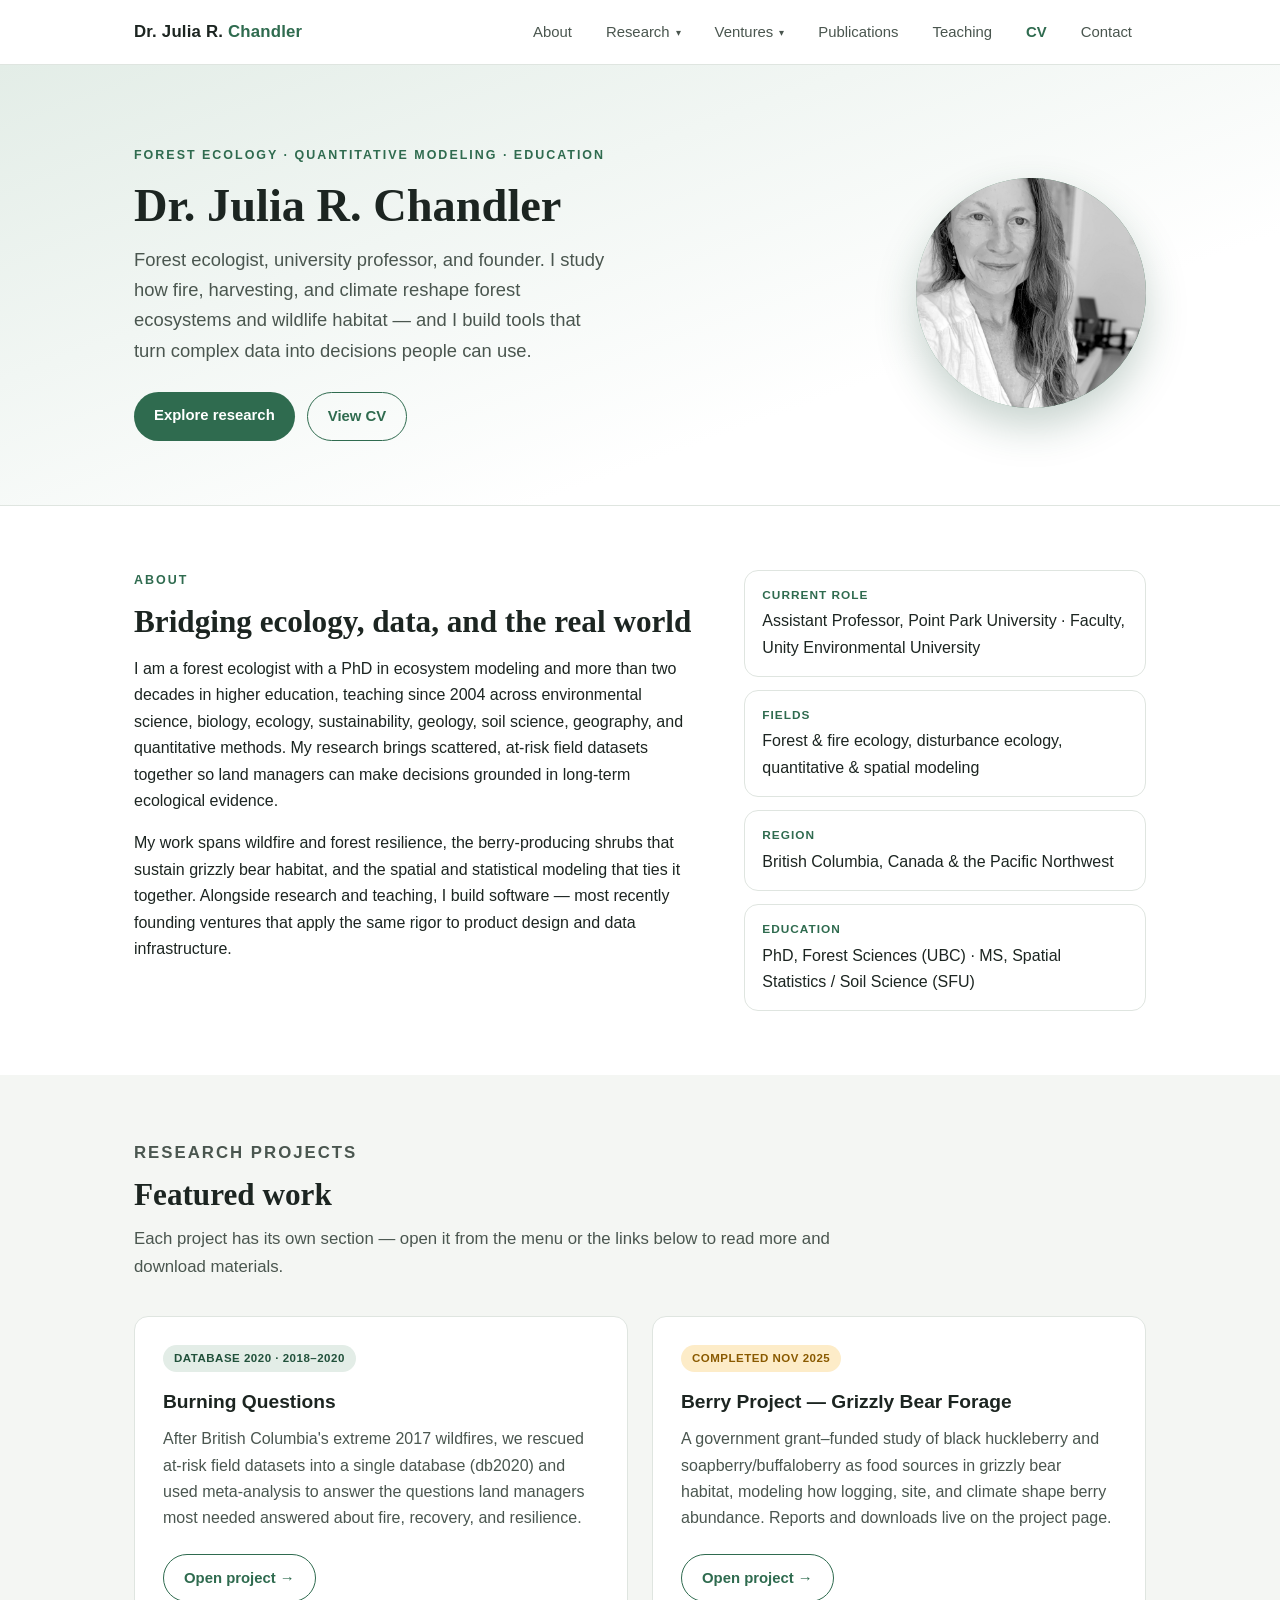
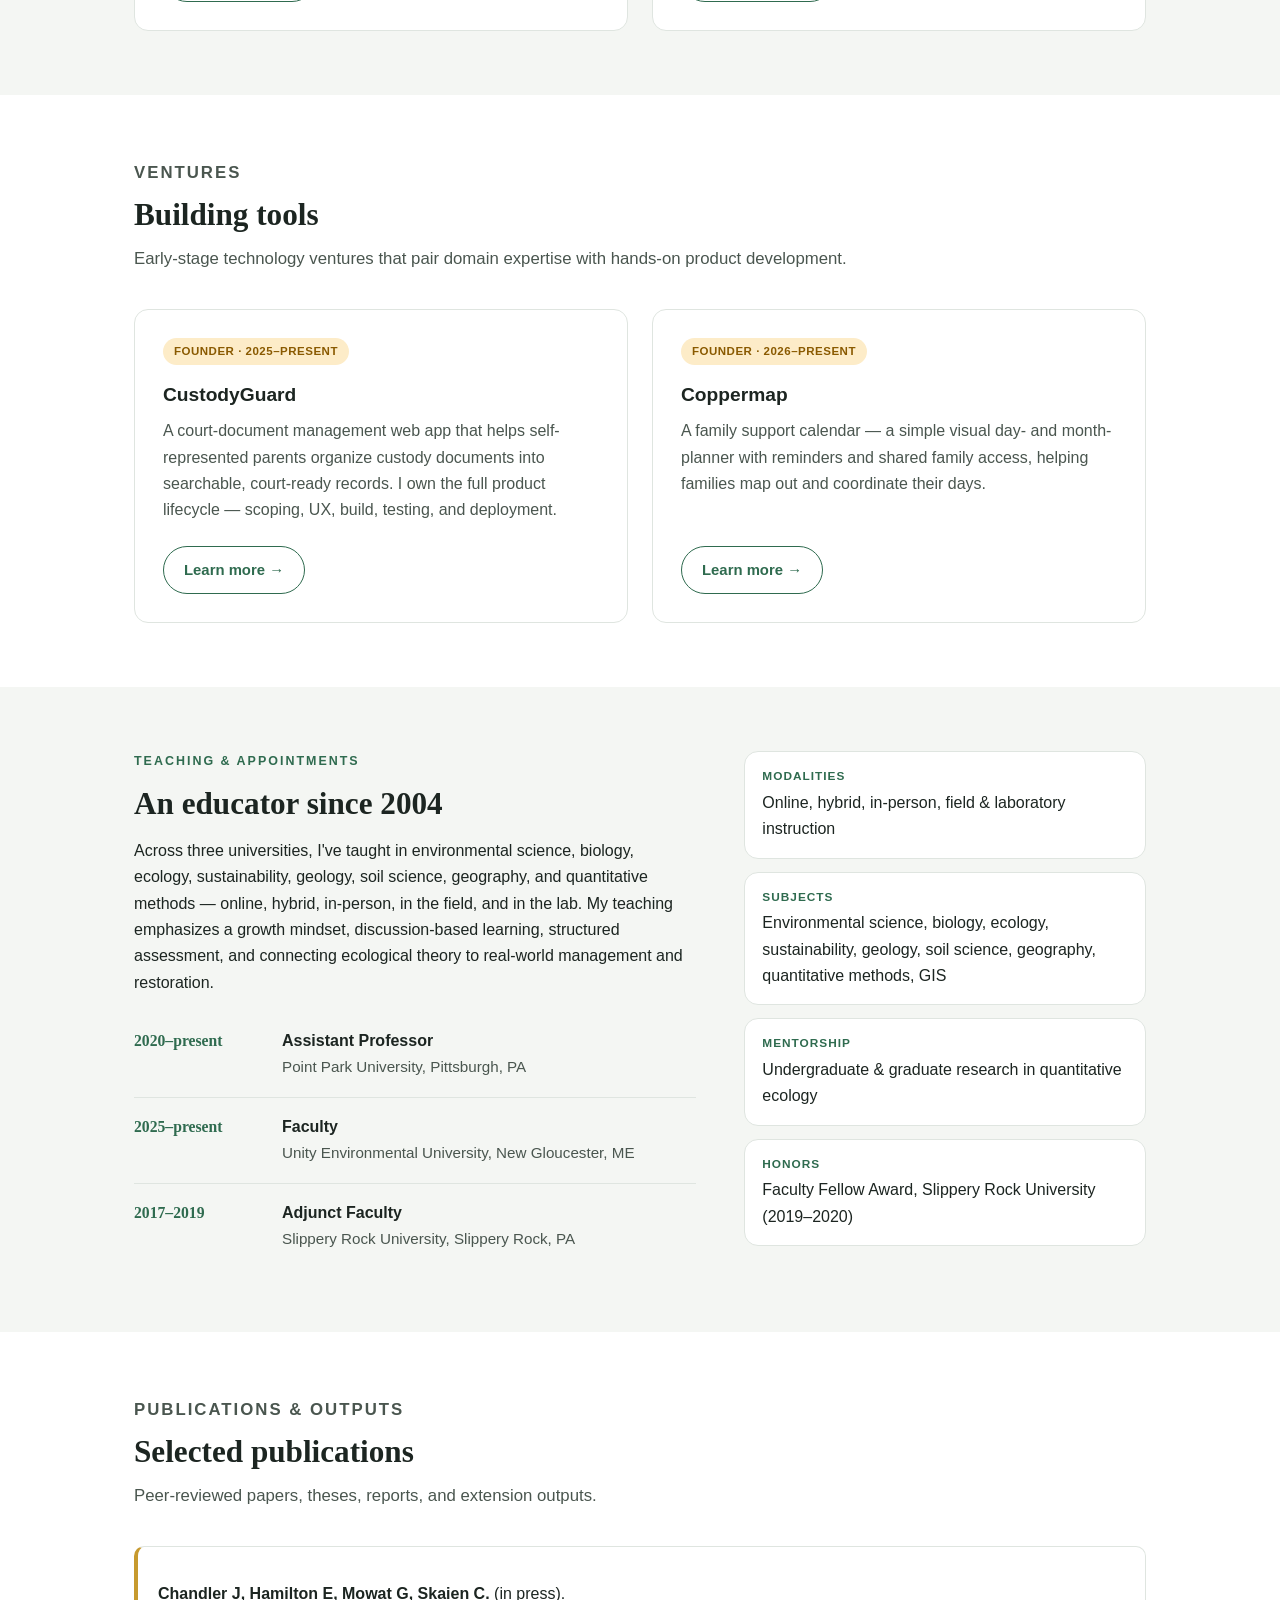
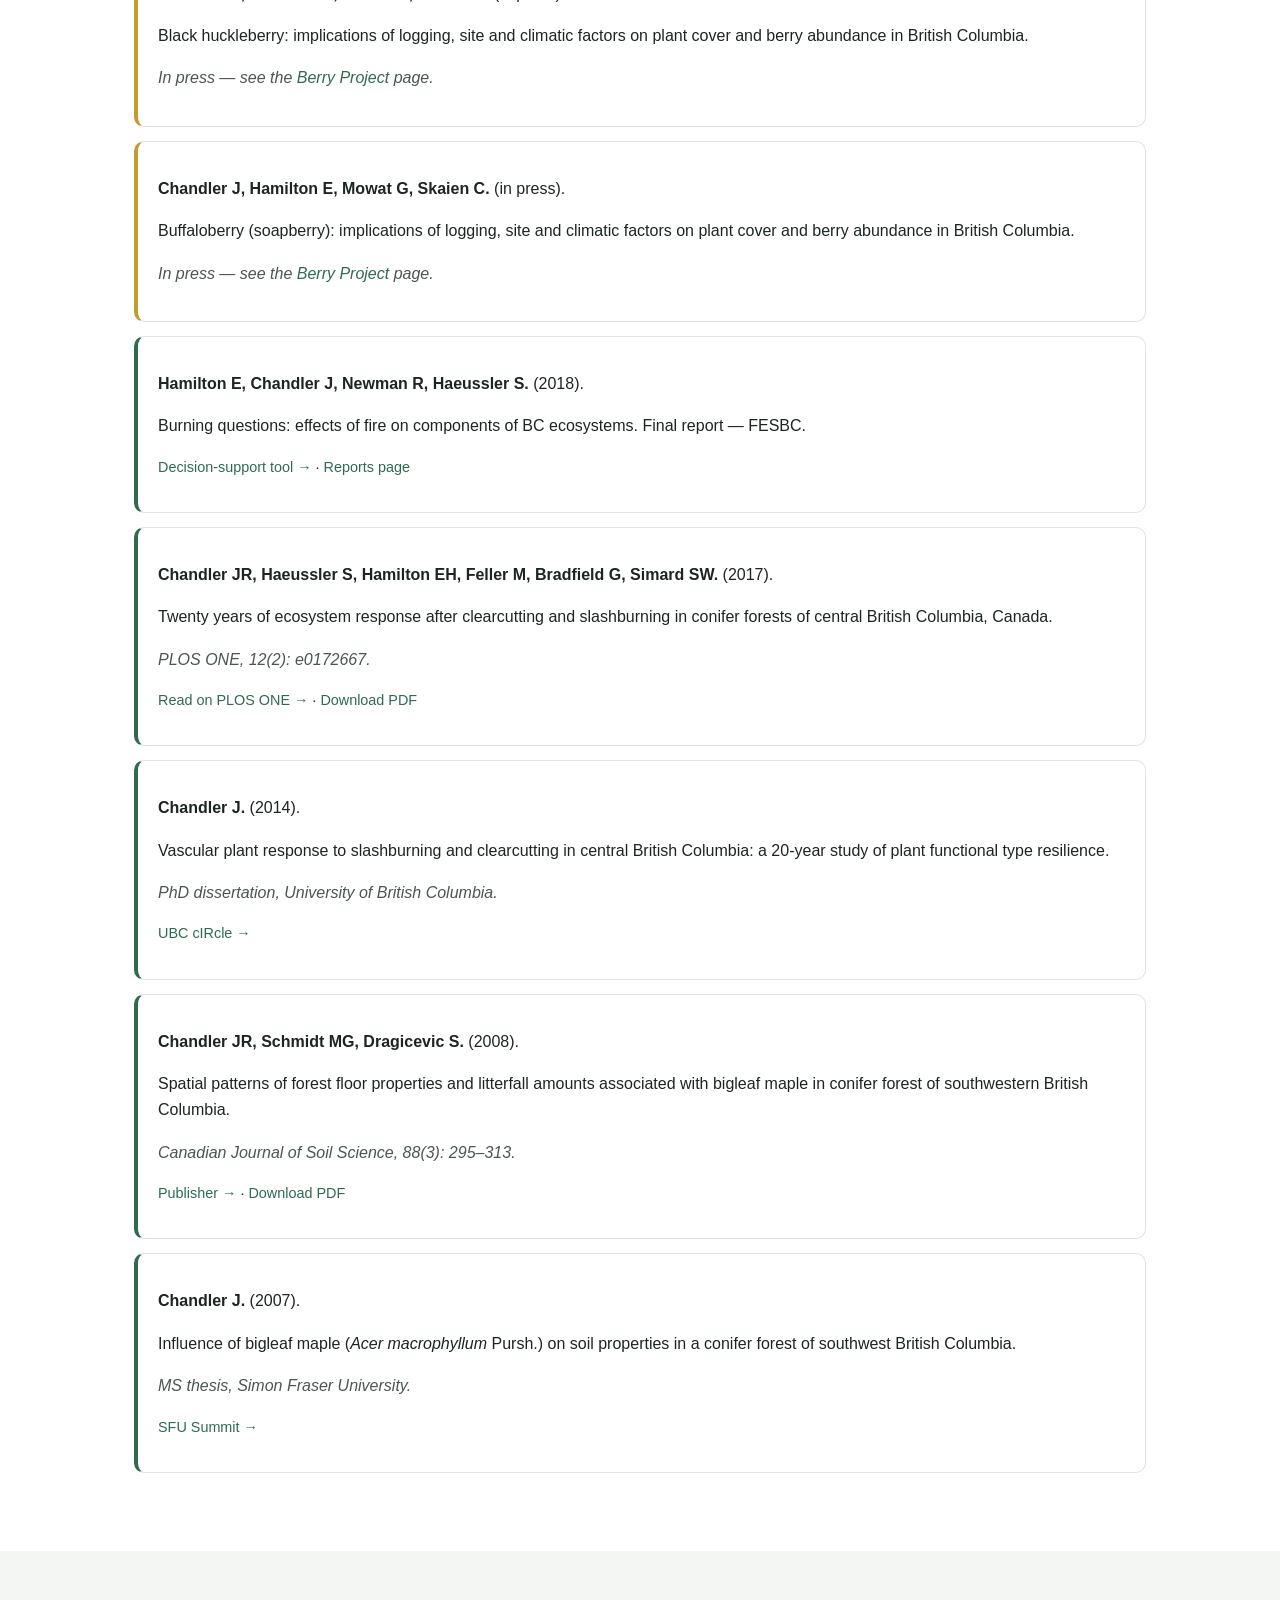
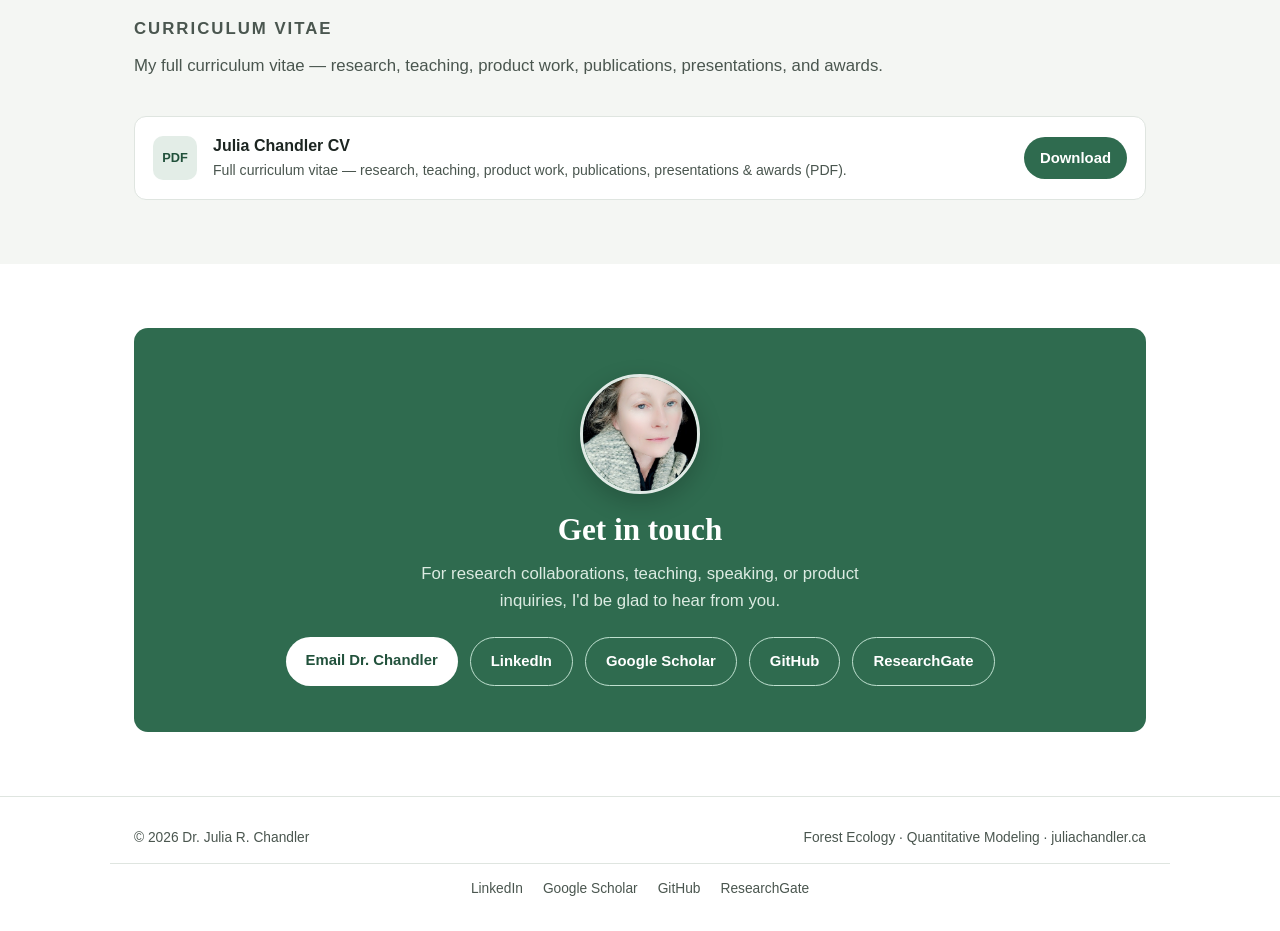
<file: index.html>
<!DOCTYPE html>
<html lang="en">
<head>
<meta charset="UTF-8" />
<meta name="viewport" content="width=device-width, initial-scale=1.0" />
<title>Dr. Julia R. Chandler — Forest Ecologist & Educator</title>
<meta name="description" content="Dr. Julia R. Chandler — forest ecologist, Assistant Professor, and founder. Research on fire and forest resilience, grizzly bear forage, publications, and ventures." />
<link rel="stylesheet" href="style.css" />
<!-- LANDING PAGE for juliachandler.ca. Edit text directly. Spots needing
     your input are marked with the word EDIT in comments through the file.
     The navigation menu is repeated on every page; if you rename a menu
     item, update it on the other pages too. -->
</head>
<body>

<!-- ===== NAV ===== -->
<header class="nav">
  <div class="wrap nav-inner">
    <a class="brand" href="index.html">Dr. Julia R. <span>Chandler</span></a>
    <button class="menu-btn" aria-label="Menu" onclick="document.getElementById('menu').classList.toggle('open')">&#9776;</button>
    <ul class="menu" id="menu">
      <li><a href="#about">About</a></li>
      <li class="has-drop"><span tabindex="0">Research</span>
        <ul class="dropdown">
          <li><a href="https://db2020.ca" target="_blank" rel="noopener">Burning Questions<small>Fire &amp; forest resilience (DB2020)</small></a></li>
          <li><a href="berry-project/index.html">Berry Project<small>Grizzly bear forage &middot; downloads</small></a></li>
        </ul>
      </li>
      <li class="has-drop"><span tabindex="0">Ventures</span>
        <ul class="dropdown">
          <li><a href="ventures/custodyguard.html">CustodyGuard<small>Family-law document tool</small></a></li>
          <li><a href="ventures/venture-two.html">Coppermap<small>Family support calendar</small></a></li>
        </ul>
      </li>
      <li><a href="#publications">Publications</a></li>
      <li><a href="#teaching">Teaching</a></li>
      <li><a class="cv-link" href="#cv">CV</a></li>
      <li><a href="#contact">Contact</a></li>
    </ul>
  </div>
</header>

<!-- ===== HERO ===== -->
<section class="hero">
  <div class="wrap hero-grid">
    <div>
      <p class="eyebrow">Forest Ecology &middot; Quantitative Modeling &middot; Education</p>
      <h1>Dr. Julia R. Chandler</h1>
      <p class="lede">Forest ecologist, university professor, and founder. I study how fire, harvesting, and climate reshape forest ecosystems and wildlife habitat &mdash; and I build tools that turn complex data into decisions people can use.</p>
      <div class="btn-row">
        <a class="btn primary" href="#research">Explore research</a>
        <a class="btn ghost" href="#cv">View CV</a>
      </div>
    </div>
    <div>
      <!-- Save your photo into the assets/ folder as portrait.jpg and it appears here.
           Nudge framing with object-position below (x% y%): lower y shows more of the top/face. -->
      <div class="portrait"><img src="assets/portrait.jpg" alt="Dr. Julia R. Chandler" style="object-position:50% 6%;" onerror="this.remove();this.parentNode.textContent='JC';" /></div>
    </div>
  </div>
</section>

<!-- ===== ABOUT ===== -->
<section id="about">
  <div class="wrap grid-2">
    <div>
      <p class="eyebrow">About</p>
      <h2>Bridging ecology, data, and the real world</h2>
      <p>I am a forest ecologist with a PhD in ecosystem modeling and more than two decades in higher education, teaching since 2004 across environmental science, biology, ecology, sustainability, geology, soil science, geography, and quantitative methods. My research brings scattered, at-risk field datasets together so land managers can make decisions grounded in long-term ecological evidence.</p>
      <p>My work spans wildfire and forest resilience, the berry-producing shrubs that sustain grizzly bear habitat, and the spatial and statistical modeling that ties it together. Alongside research and teaching, I build software &mdash; most recently founding ventures that apply the same rigor to product design and data infrastructure.</p>
    </div>
    <div>
      <ul class="facts">
        <li><span class="k">Current role</span>Assistant Professor, Point Park University &middot; Faculty, Unity Environmental University</li>
        <li><span class="k">Fields</span>Forest &amp; fire ecology, disturbance ecology, quantitative &amp; spatial modeling</li>
        <li><span class="k">Region</span>British Columbia, Canada &amp; the Pacific Northwest</li>
        <li><span class="k">Education</span>PhD, Forest Sciences (UBC) &middot; MS, Spatial Statistics / Soil Science (SFU)</li>
      </ul>
    </div>
  </div>
</section>

<!-- ===== RESEARCH PROJECTS ===== -->
<section id="research" class="alt">
  <div class="wrap">
    <div class="section-head">
      <p class="eyebrow">Research projects</p>
      <h2>Featured work</h2>
      <p>Each project has its own section &mdash; open it from the menu or the links below to read more and download materials.</p>
    </div>
    <div class="cards">

      <article class="card">
        <span class="tag">Database 2020 &middot; 2018&ndash;2020</span>
        <h3>Burning Questions</h3>
        <p>After British Columbia's extreme 2017 wildfires, we rescued at-risk field datasets into a single database (db2020) and used meta-analysis to answer the questions land managers most needed answered about fire, recovery, and resilience.</p>
        <div class="card-foot"><a class="btn ghost" href="https://db2020.ca" target="_blank" rel="noopener">Open project &rarr;</a></div>
      </article>

      <article class="card">
        <span class="tag live">Completed Nov 2025</span>
        <h3>Berry Project &mdash; Grizzly Bear Forage</h3>
        <p>A government grant&ndash;funded study of black huckleberry and soapberry/buffaloberry as food sources in grizzly bear habitat, modeling how logging, site, and climate shape berry abundance. Reports and downloads live on the project page.</p>
        <div class="card-foot"><a class="btn ghost" href="berry-project/index.html">Open project &rarr;</a></div>
      </article>

    </div>
  </div>
</section>

<!-- ===== VENTURES ===== -->
<section id="ventures">
  <div class="wrap">
    <div class="section-head">
      <p class="eyebrow">Ventures</p>
      <h2>Building tools</h2>
      <p>Early-stage technology ventures that pair domain expertise with hands-on product development.</p>
    </div>
    <div class="cards">
      <article class="card">
        <span class="tag live">Founder &middot; 2025&ndash;present</span>
        <h3>CustodyGuard</h3>
        <p>A court-document management web app that helps self-represented parents organize custody documents into searchable, court-ready records. I own the full product lifecycle &mdash; scoping, UX, build, testing, and deployment.</p>
        <div class="card-foot"><a class="btn ghost" href="ventures/custodyguard.html">Learn more &rarr;</a></div>
      </article>
      <article class="card">
        <span class="tag live">Founder &middot; 2026&ndash;present</span>
        <h3>Coppermap</h3>
        <p>A family support calendar &mdash; a simple visual day- and month-planner with reminders and shared family access, helping families map out and coordinate their days.</p>
        <div class="card-foot"><a class="btn ghost" href="ventures/venture-two.html">Learn more &rarr;</a></div>
      </article>
    </div>
  </div>
</section>

<!-- ===== TEACHING & APPOINTMENTS ===== -->
<section id="teaching" class="alt">
  <div class="wrap grid-2">
    <div>
      <p class="eyebrow">Teaching &amp; appointments</p>
      <h2>An educator since 2004</h2>
      <p>Across three universities, I've taught in environmental science, biology, ecology, sustainability, geology, soil science, geography, and quantitative methods &mdash; online, hybrid, in-person, in the field, and in the lab. My teaching emphasizes a growth mindset, discussion-based learning, structured assessment, and connecting ecological theory to real-world management and restoration.</p>
      <ul class="timeline">
        <li><span class="yrs">2020&ndash;present</span><span><span class="role">Assistant Professor</span><br /><span class="org">Point Park University, Pittsburgh, PA</span></span></li>
        <li><span class="yrs">2025&ndash;present</span><span><span class="role">Faculty</span><br /><span class="org">Unity Environmental University, New Gloucester, ME</span></span></li>
        <li><span class="yrs">2017&ndash;2019</span><span><span class="role">Adjunct Faculty</span><br /><span class="org">Slippery Rock University, Slippery Rock, PA</span></span></li>
      </ul>
    </div>
    <div>
      <ul class="facts">
        <li><span class="k">Modalities</span>Online, hybrid, in-person, field &amp; laboratory instruction</li>
        <li><span class="k">Subjects</span>Environmental science, biology, ecology, sustainability, geology, soil science, geography, quantitative methods, GIS</li>
        <li><span class="k">Mentorship</span>Undergraduate &amp; graduate research in quantitative ecology</li>
        <li><span class="k">Honors</span>Faculty Fellow Award, Slippery Rock University (2019&ndash;2020)</li>
      </ul>
      <!-- EDIT: if you taught at additional institutions before 2017, add them to the timeline at left. -->
    </div>
  </div>
</section>

<!-- ===== PUBLICATIONS ===== -->
<section id="publications">
  <div class="wrap">
    <div class="section-head">
      <p class="eyebrow">Publications &amp; outputs</p>
      <h2>Selected publications</h2>
      <p>Peer-reviewed papers, theses, reports, and extension outputs.</p>
    </div>

    <div class="pub inpress">
      <p class="authors">Chandler J, Hamilton E, Mowat G, Skaien C. <span style="font-weight:400;">(in press).</span></p>
      <p>Black huckleberry: implications of logging, site and climatic factors on plant cover and berry abundance in British Columbia.</p>
      <p class="venue">In press &mdash; see the <a href="berry-project/index.html">Berry Project</a> page.</p>
    </div>

    <div class="pub inpress">
      <p class="authors">Chandler J, Hamilton E, Mowat G, Skaien C. <span style="font-weight:400;">(in press).</span></p>
      <p>Buffaloberry (soapberry): implications of logging, site and climatic factors on plant cover and berry abundance in British Columbia.</p>
      <p class="venue">In press &mdash; see the <a href="berry-project/index.html">Berry Project</a> page.</p>
    </div>

    <div class="pub">
      <p class="authors">Hamilton E, Chandler J, Newman R, Haeussler S. <span style="font-weight:400;">(2018).</span></p>
      <p>Burning questions: effects of fire on components of BC ecosystems. Final report &mdash; FESBC.</p>
      <p class="links"><a href="https://lorax.shinyapps.io/cwd1/" target="_blank" rel="noopener">Decision-support tool &rarr;</a> &middot; <a href="https://db2020.ca/reports.html" target="_blank" rel="noopener">Reports page</a></p>
    </div>

    <div class="pub">
      <p class="authors">Chandler JR, Haeussler S, Hamilton EH, Feller M, Bradfield G, Simard SW. <span style="font-weight:400;">(2017).</span></p>
      <p>Twenty years of ecosystem response after clearcutting and slashburning in conifer forests of central British Columbia, Canada.</p>
      <p class="venue">PLOS ONE, 12(2): e0172667.</p>
      <p class="links"><a href="https://journals.plos.org/plosone/article?id=10.1371/journal.pone.0172667" target="_blank" rel="noopener">Read on PLOS ONE &rarr;</a> &middot; <a href="assets/publications/Chandler_etal_2017_PLOSONE_20yr_ecosystem_response.pdf">Download PDF</a></p>
    </div>

    <div class="pub">
      <p class="authors">Chandler J. <span style="font-weight:400;">(2014).</span></p>
      <p>Vascular plant response to slashburning and clearcutting in central British Columbia: a 20-year study of plant functional type resilience.</p>
      <p class="venue">PhD dissertation, University of British Columbia.</p>
      <p class="links"><a href="https://open.library.ubc.ca/soa/cIRcle/collections/ubctheses/24/items/1.0167539" target="_blank" rel="noopener">UBC cIRcle &rarr;</a></p>
    </div>

    <div class="pub">
      <p class="authors">Chandler JR, Schmidt MG, Dragicevic S. <span style="font-weight:400;">(2008).</span></p>
      <p>Spatial patterns of forest floor properties and litterfall amounts associated with bigleaf maple in conifer forest of southwestern British Columbia.</p>
      <p class="venue">Canadian Journal of Soil Science, 88(3): 295&ndash;313.</p>
      <p class="links"><a href="https://cdnsciencepub.com/doi/pdf/10.4141/CJSS07040" target="_blank" rel="noopener">Publisher &rarr;</a> &middot; <a href="assets/publications/Chandler_etal_2008_bigleaf_maple_soil.pdf">Download PDF</a></p>
    </div>

    <div class="pub">
      <p class="authors">Chandler J. <span style="font-weight:400;">(2007).</span></p>
      <p>Influence of bigleaf maple (<em>Acer macrophyllum</em> Pursh.) on soil properties in a conifer forest of southwest British Columbia.</p>
      <p class="venue">MS thesis, Simon Fraser University.</p>
      <p class="links"><a href="https://summit.sfu.ca/item/7507" target="_blank" rel="noopener">SFU Summit &rarr;</a></p>
    </div>
  </div>
</section>

<!-- ===== CV ===== -->
<section id="cv" class="alt">
  <div class="wrap">
    <div class="section-head">
      <p class="eyebrow">Curriculum vitae</p>
      <p>My full curriculum vitae &mdash; research, teaching, product work, publications, presentations, and awards.</p>
    </div>
    <ul class="downloads">
      <li>
        <span class="ic">PDF</span>
        <div class="d-main"><div class="t">Julia Chandler CV</div><div class="s">Full curriculum vitae &mdash; research, teaching, product work, publications, presentations &amp; awards (PDF).</div></div>
        <a class="btn primary" href="assets/cv/Julia_Chandler_CV.pdf" download>Download</a>
      </li>
    </ul>
  </div>
</section>

<!-- ===== CONTACT ===== -->
<section id="contact">
  <div class="wrap">
    <div class="contact-box">
      <!-- To add a photo here: save it into assets/ as contact-photo.jpg and it appears automatically. -->
      <div class="contact-photo"><img src="assets/contact-photo.jpg" alt="Dr. Julia R. Chandler" style="object-position:50% 0%;" onerror="this.closest('.contact-photo').remove();" /></div>
      <h2>Get in touch</h2>
      <p>For research collaborations, teaching, speaking, or product inquiries, I'd be glad to hear from you.</p>
      <div class="btn-row" style="justify-content:center;">
        <a class="btn primary" href="mailto:jrchandler@proton.me">Email Dr. Chandler</a>
        <a class="btn ghost" href="https://www.linkedin.com/in/juliarchandler/" target="_blank" rel="noopener">LinkedIn</a>
        <a class="btn ghost" href="https://scholar.google.com/citations?user=jN-2eJwAAAAJ&amp;hl=en" target="_blank" rel="noopener">Google Scholar</a>
        <a class="btn ghost" href="https://github.com/juliachandler" target="_blank" rel="noopener">GitHub</a>
        <a class="btn ghost" href="https://www.researchgate.net/profile/Julia-Chandler" target="_blank" rel="noopener">ResearchGate</a>
      </div>
    </div>
  </div>
</section>

<footer>
  <div class="wrap">
    <span>&copy; <span class="cyear"></span> Dr. Julia R. Chandler</span>
    <span>Forest Ecology &middot; Quantitative Modeling &middot; juliachandler.ca</span>
  </div>
</footer>

<script src="nav.js"></script>
</body>
</html>
</file>
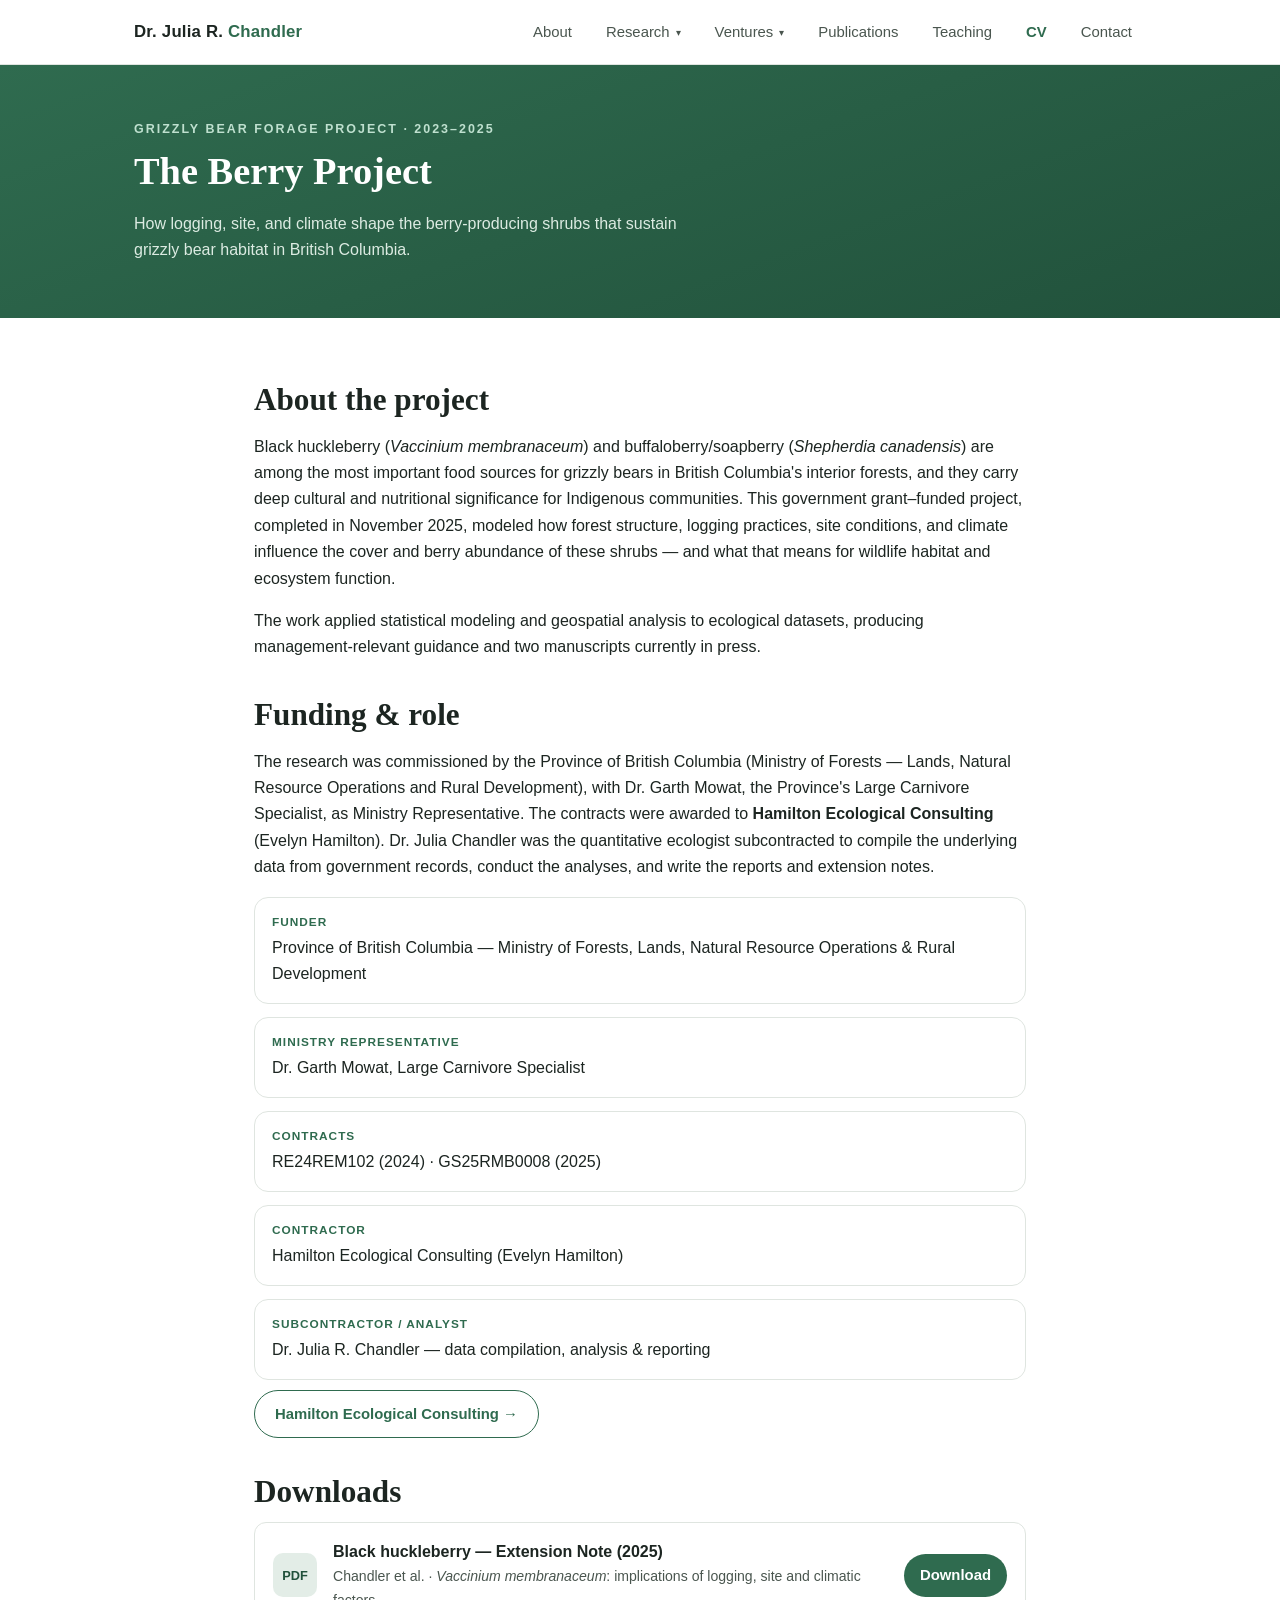
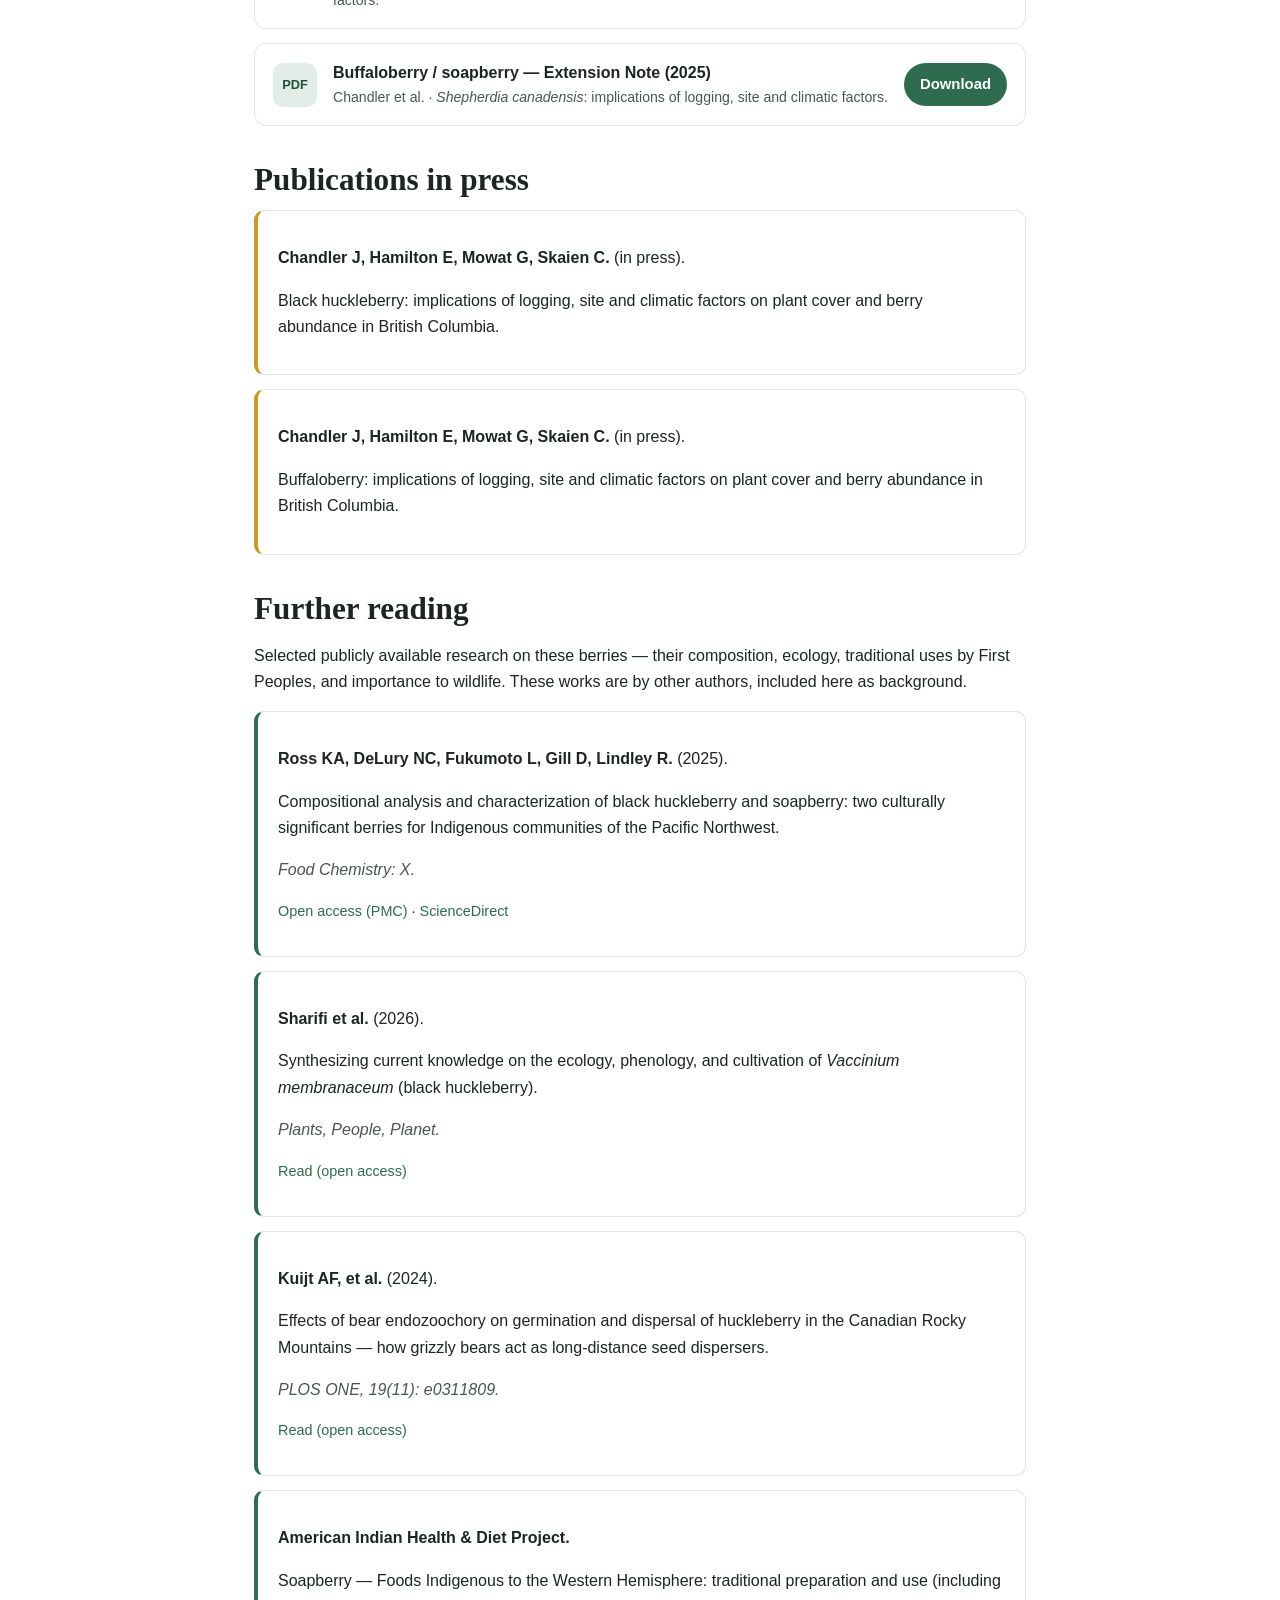
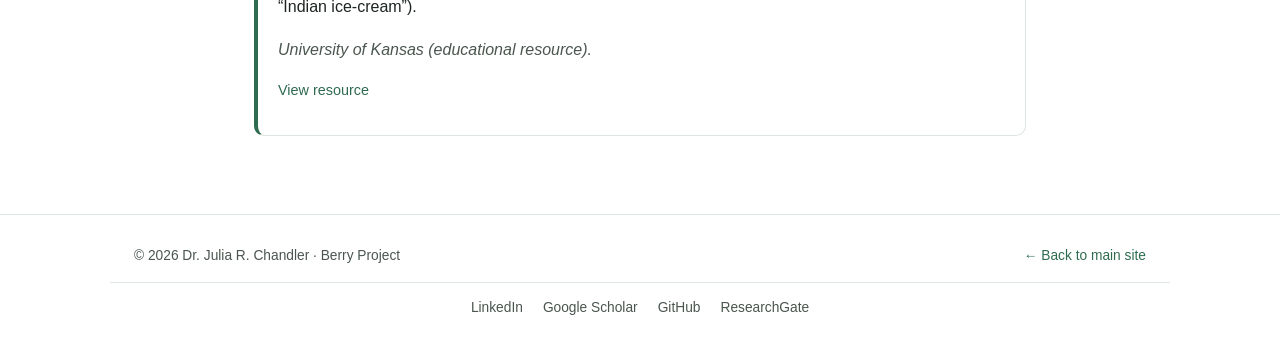
<file: berry-project/index.html>
<!DOCTYPE html>
<html lang="en">
<head>
<meta charset="UTF-8" />
<meta name="viewport" content="width=device-width, initial-scale=1.0" />
<title>Berry Project — Grizzly Bear Forage | Dr. Julia R. Chandler</title>
<meta name="description" content="Black huckleberry and soapberry as food sources in grizzly bear habitat: how logging, site, and climate shape berry abundance in British Columbia. Reports and downloads." />
<link rel="stylesheet" href="../style.css" />
</head>
<body>

<header class="nav">
  <div class="wrap nav-inner">
    <a class="brand" href="../index.html">Dr. Julia R. <span>Chandler</span></a>
    <button class="menu-btn" aria-label="Menu" onclick="document.getElementById('menu').classList.toggle('open')">&#9776;</button>
    <ul class="menu" id="menu">
      <li><a href="../index.html#about">About</a></li>
      <li class="has-drop"><span tabindex="0">Research</span>
        <ul class="dropdown">
          <li><a href="https://db2020.ca" target="_blank" rel="noopener">Burning Questions<small>Fire &amp; forest resilience (DB2020)</small></a></li>
          <li><a href="index.html">Berry Project<small>Grizzly bear forage &middot; downloads</small></a></li>
        </ul>
      </li>
      <li class="has-drop"><span tabindex="0">Ventures</span>
        <ul class="dropdown">
          <li><a href="../ventures/custodyguard.html">CustodyGuard<small>Family-law document tool</small></a></li>
          <li><a href="../ventures/venture-two.html">Coppermap<small>Family support calendar</small></a></li>
        </ul>
      </li>
      <li><a href="../index.html#publications">Publications</a></li>
      <li><a href="../index.html#teaching">Teaching</a></li>
      <li><a class="cv-link" href="../index.html#cv">CV</a></li>
      <li><a href="../index.html#contact">Contact</a></li>
    </ul>
  </div>
</header>

<div class="page-banner">
  <div class="wrap">
    <p class="eyebrow">Grizzly Bear Forage Project &middot; 2023&ndash;2025</p>
    <h1>The Berry Project</h1>
    <p>How logging, site, and climate shape the berry-producing shrubs that sustain grizzly bear habitat in British Columbia.</p>
  </div>
</div>

<section>
  <div class="wrap" style="max-width:820px;">
    <h2>About the project</h2>
    <p>Black huckleberry (<em>Vaccinium membranaceum</em>) and buffaloberry/soapberry (<em>Shepherdia canadensis</em>) are among the most important food sources for grizzly bears in British Columbia's interior forests, and they carry deep cultural and nutritional significance for Indigenous communities. This government grant&ndash;funded project, completed in November 2025, modeled how forest structure, logging practices, site conditions, and climate influence the cover and berry abundance of these shrubs &mdash; and what that means for wildlife habitat and ecosystem function.</p>
    <p>The work applied statistical modeling and geospatial analysis to ecological datasets, producing management-relevant guidance and two manuscripts currently in press.</p>

    <h2 style="margin-top:36px;">Funding &amp; role</h2>
    <p>The research was commissioned by the Province of British Columbia (Ministry of Forests &mdash; Lands, Natural Resource Operations and Rural Development), with Dr. Garth Mowat, the Province's Large Carnivore Specialist, as Ministry Representative. The contracts were awarded to <strong>Hamilton Ecological Consulting</strong> (Evelyn Hamilton). Dr. Julia Chandler was the quantitative ecologist subcontracted to compile the underlying data from government records, conduct the analyses, and write the reports and extension notes.</p>
    <ul class="facts">
      <li><span class="k">Funder</span>Province of British Columbia &mdash; Ministry of Forests, Lands, Natural Resource Operations &amp; Rural Development</li>
      <li><span class="k">Ministry representative</span>Dr. Garth Mowat, Large Carnivore Specialist</li>
      <li><span class="k">Contracts</span>RE24REM102 (2024) &middot; GS25RMB0008 (2025)</li>
      <li><span class="k">Contractor</span>Hamilton Ecological Consulting (Evelyn Hamilton)</li>
      <li><span class="k">Subcontractor / analyst</span>Dr. Julia R. Chandler &mdash; data compilation, analysis &amp; reporting</li>
    </ul>
    <!-- EDIT: when Hamilton Ecological Consulting's website is built, replace the # below with its URL. -->
    <p style="margin-top:10px;"><a class="btn ghost" href="https://hamiltonecological.com" target="_blank" rel="noopener">Hamilton Ecological Consulting &rarr;</a></p>

    <h2 style="margin-top:36px;">Downloads</h2>
    <ul class="downloads">
      <li>
        <span class="ic">PDF</span>
        <div class="d-main"><div class="t">Black huckleberry &mdash; Extension Note (2025)</div><div class="s">Chandler et al. &middot; <em>Vaccinium membranaceum</em>: implications of logging, site and climatic factors.</div></div>
        <a class="btn primary" href="../assets/berry/Chandler_etal_2025_BlackHuckleberry_ExtensionNote.pdf" download>Download</a>
      </li>
      <li>
        <span class="ic">PDF</span>
        <div class="d-main"><div class="t">Buffaloberry / soapberry &mdash; Extension Note (2025)</div><div class="s">Chandler et al. &middot; <em>Shepherdia canadensis</em>: implications of logging, site and climatic factors.</div></div>
        <a class="btn primary" href="../assets/berry/Chandler_etal_2025_Soapberry_Buffaloberry_ExtensionNote.pdf" download>Download</a>
      </li>
    </ul>

    <h2 style="margin-top:36px;">Publications in press</h2>
    <div class="pub inpress">
      <p class="authors">Chandler J, Hamilton E, Mowat G, Skaien C. <span style="font-weight:400;">(in press).</span></p>
      <p>Black huckleberry: implications of logging, site and climatic factors on plant cover and berry abundance in British Columbia.</p>
    </div>
    <div class="pub inpress">
      <p class="authors">Chandler J, Hamilton E, Mowat G, Skaien C. <span style="font-weight:400;">(in press).</span></p>
      <p>Buffaloberry: implications of logging, site and climatic factors on plant cover and berry abundance in British Columbia.</p>
    </div>

    <h2 style="margin-top:36px;">Further reading</h2>
    <p>Selected publicly available research on these berries &mdash; their composition, ecology, traditional uses by First Peoples, and importance to wildlife. These works are by other authors, included here as background.</p>

    <div class="pub">
      <p class="authors">Ross KA, DeLury NC, Fukumoto L, Gill D, Lindley R. <span style="font-weight:400;">(2025).</span></p>
      <p>Compositional analysis and characterization of black huckleberry and soapberry: two culturally significant berries for Indigenous communities of the Pacific Northwest.</p>
      <p class="venue">Food Chemistry: X.</p>
      <p class="links"><a href="https://pmc.ncbi.nlm.nih.gov/articles/PMC12686722/" target="_blank" rel="noopener">Open access (PMC)</a> &middot; <a href="https://www.sciencedirect.com/science/article/pii/S2590157525011459" target="_blank" rel="noopener">ScienceDirect</a></p>
    </div>

    <div class="pub">
      <p class="authors">Sharifi et&nbsp;al. <span style="font-weight:400;">(2026).</span></p>
      <p>Synthesizing current knowledge on the ecology, phenology, and cultivation of <em>Vaccinium membranaceum</em> (black huckleberry).</p>
      <p class="venue">Plants, People, Planet.</p>
      <p class="links"><a href="https://nph.onlinelibrary.wiley.com/doi/full/10.1002/ppp3.70066" target="_blank" rel="noopener">Read (open access)</a></p>
    </div>

    <div class="pub">
      <p class="authors">Kuijt AF, et&nbsp;al. <span style="font-weight:400;">(2024).</span></p>
      <p>Effects of bear endozoochory on germination and dispersal of huckleberry in the Canadian Rocky Mountains &mdash; how grizzly bears act as long-distance seed dispersers.</p>
      <p class="venue">PLOS ONE, 19(11): e0311809.</p>
      <p class="links"><a href="https://journals.plos.org/plosone/article?id=10.1371/journal.pone.0311809" target="_blank" rel="noopener">Read (open access)</a></p>
    </div>

    <div class="pub">
      <p class="authors">American Indian Health &amp; Diet Project.</p>
      <p>Soapberry &mdash; Foods Indigenous to the Western Hemisphere: traditional preparation and use (including &ldquo;Indian ice-cream&rdquo;).</p>
      <p class="venue">University of Kansas (educational resource).</p>
      <p class="links"><a href="https://aihd.ku.edu/foods/soapberry.html" target="_blank" rel="noopener">View resource</a></p>
    </div>
    <!-- EDIT: add objectives, study sites, key findings, partners, and the funding body name as you organize the materials. -->
  </div>
</section>

<footer>
  <div class="wrap">
    <span>&copy; <span class="cyear"></span> Dr. Julia R. Chandler &middot; Berry Project</span>
    <span><a href="../index.html">&larr; Back to main site</a></span>
  </div>
</footer>
<script src="../nav.js"></script>
</body>
</html>
</file>
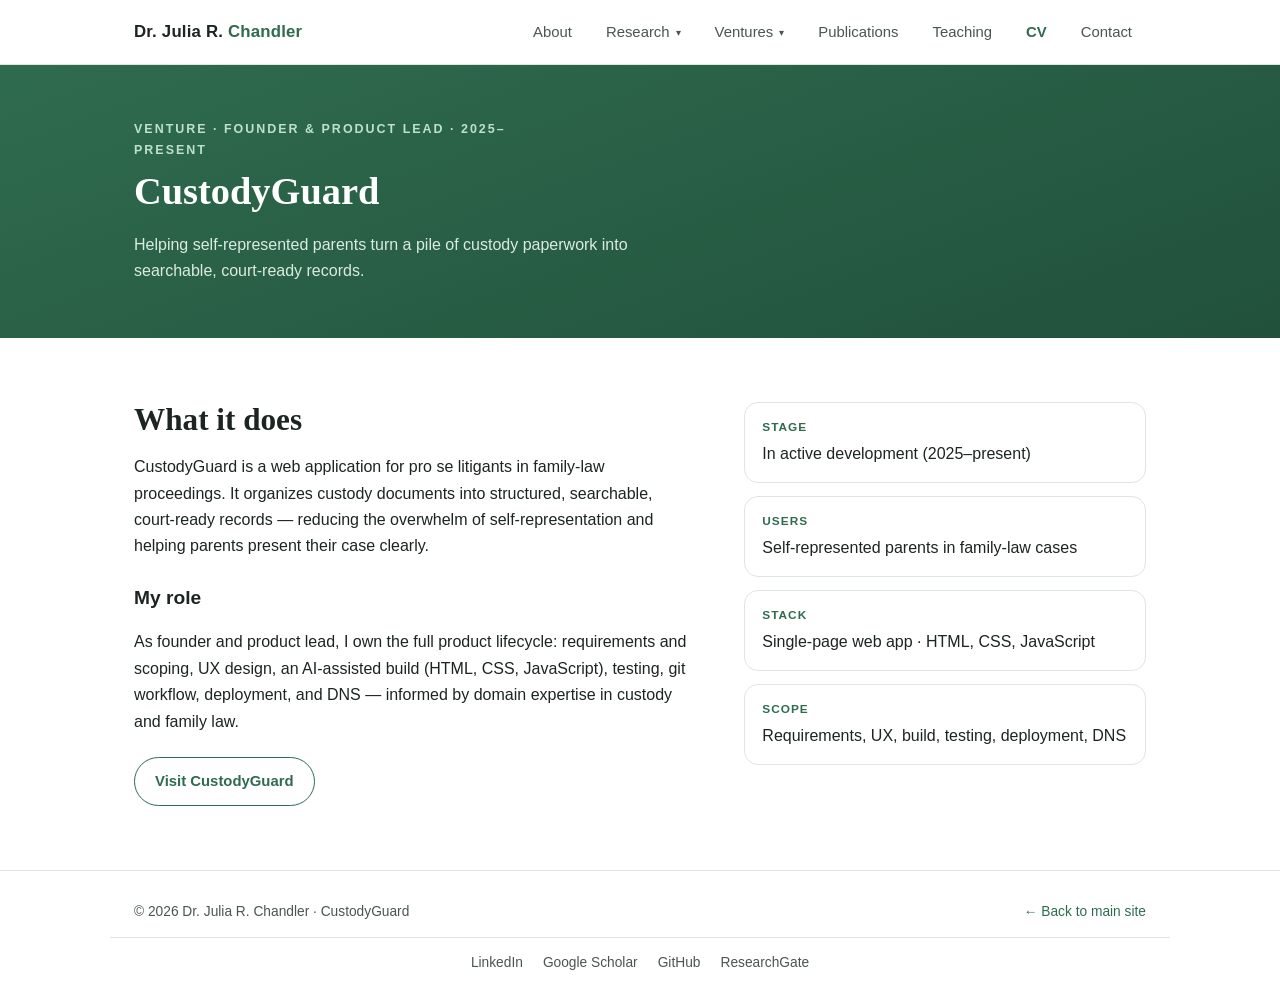
<file: ventures/custodyguard.html>
<!DOCTYPE html>
<html lang="en">
<head>
<meta charset="UTF-8" />
<meta name="viewport" content="width=device-width, initial-scale=1.0" />
<title>CustodyGuard — Dr. Julia R. Chandler</title>
<meta name="description" content="CustodyGuard: a court-document management web app helping self-represented parents organize custody documents into searchable, court-ready records." />
<link rel="stylesheet" href="../style.css" />
</head>
<body>

<header class="nav">
  <div class="wrap nav-inner">
    <a class="brand" href="../index.html">Dr. Julia R. <span>Chandler</span></a>
    <button class="menu-btn" aria-label="Menu" onclick="document.getElementById('menu').classList.toggle('open')">&#9776;</button>
    <ul class="menu" id="menu">
      <li><a href="../index.html#about">About</a></li>
      <li class="has-drop"><span tabindex="0">Research</span>
        <ul class="dropdown">
          <li><a href="https://db2020.ca" target="_blank" rel="noopener">Burning Questions<small>Fire &amp; forest resilience (DB2020)</small></a></li>
          <li><a href="../berry-project/index.html">Berry Project<small>Grizzly bear forage &middot; downloads</small></a></li>
        </ul>
      </li>
      <li class="has-drop"><span tabindex="0">Ventures</span>
        <ul class="dropdown">
          <li><a href="custodyguard.html">CustodyGuard<small>Family-law document tool</small></a></li>
          <li><a href="venture-two.html">Coppermap<small>Family support calendar</small></a></li>
        </ul>
      </li>
      <li><a href="../index.html#publications">Publications</a></li>
      <li><a href="../index.html#teaching">Teaching</a></li>
      <li><a class="cv-link" href="../index.html#cv">CV</a></li>
      <li><a href="../index.html#contact">Contact</a></li>
    </ul>
  </div>
</header>

<div class="page-banner">
  <div class="wrap">
    <p class="eyebrow">Venture &middot; Founder &amp; Product Lead &middot; 2025&ndash;present</p>
    <h1>CustodyGuard</h1>
    <p>Helping self-represented parents turn a pile of custody paperwork into searchable, court-ready records.</p>
  </div>
</div>

<section>
  <div class="wrap grid-2">
    <div>
      <h2>What it does</h2>
      <p>CustodyGuard is a web application for pro se litigants in family-law proceedings. It organizes custody documents into structured, searchable, court-ready records &mdash; reducing the overwhelm of self-representation and helping parents present their case clearly.</p>
      <h3 style="margin-top:22px;">My role</h3>
      <p>As founder and product lead, I own the full product lifecycle: requirements and scoping, UX design, an AI-assisted build (HTML, CSS, JavaScript), testing, git workflow, deployment, and DNS &mdash; informed by domain expertise in custody and family law.</p>
      <!-- EDIT: add a live link, screenshots, or a waitlist sign-up when ready. -->
      <div class="btn-row" style="margin-top:22px;">
        <a class="btn ghost" href="https://custodyguard.io" target="_blank" rel="noopener">Visit CustodyGuard</a>
      </div>
    </div>
    <div>
      <ul class="facts">
        <li><span class="k">Stage</span>In active development (2025&ndash;present)</li>
        <li><span class="k">Users</span>Self-represented parents in family-law cases</li>
        <li><span class="k">Stack</span>Single-page web app &middot; HTML, CSS, JavaScript</li>
        <li><span class="k">Scope</span>Requirements, UX, build, testing, deployment, DNS</li>
      </ul>
    </div>
  </div>
</section>

<footer>
  <div class="wrap">
    <span>&copy; <span class="cyear"></span> Dr. Julia R. Chandler &middot; CustodyGuard</span>
    <span><a href="../index.html">&larr; Back to main site</a></span>
  </div>
</footer>
<script src="../nav.js"></script>
</body>
</html>
</file>
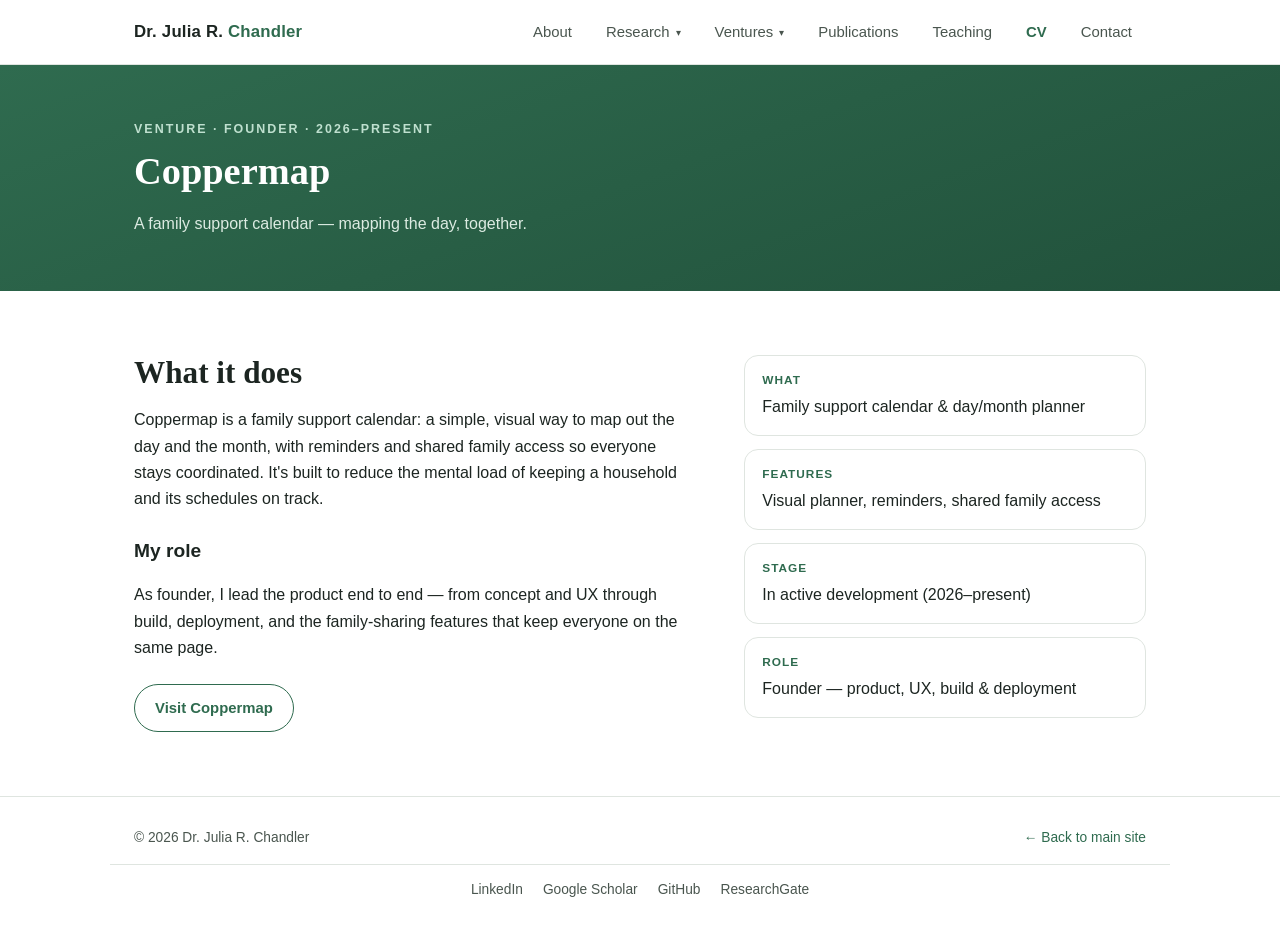
<file: ventures/venture-two.html>
<!DOCTYPE html>
<html lang="en">
<head>
<meta charset="UTF-8" />
<meta name="viewport" content="width=device-width, initial-scale=1.0" />
<title>Coppermap — Dr. Julia R. Chandler</title>
<meta name="description" content="Coppermap — a family support calendar: a simple visual day and month planner with reminders and shared family access." />
<link rel="stylesheet" href="../style.css" />
</head>
<body>

<header class="nav">
  <div class="wrap nav-inner">
    <a class="brand" href="../index.html">Dr. Julia R. <span>Chandler</span></a>
    <button class="menu-btn" aria-label="Menu" onclick="document.getElementById('menu').classList.toggle('open')">&#9776;</button>
    <ul class="menu" id="menu">
      <li><a href="../index.html#about">About</a></li>
      <li class="has-drop"><span tabindex="0">Research</span>
        <ul class="dropdown">
          <li><a href="https://db2020.ca" target="_blank" rel="noopener">Burning Questions<small>Fire &amp; forest resilience (DB2020)</small></a></li>
          <li><a href="../berry-project/index.html">Berry Project<small>Grizzly bear forage &middot; downloads</small></a></li>
        </ul>
      </li>
      <li class="has-drop"><span tabindex="0">Ventures</span>
        <ul class="dropdown">
          <li><a href="custodyguard.html">CustodyGuard<small>Family-law document tool</small></a></li>
          <li><a href="venture-two.html">Coppermap<small>Family support calendar</small></a></li>
        </ul>
      </li>
      <li><a href="../index.html#publications">Publications</a></li>
      <li><a href="../index.html#teaching">Teaching</a></li>
      <li><a class="cv-link" href="../index.html#cv">CV</a></li>
      <li><a href="../index.html#contact">Contact</a></li>
    </ul>
  </div>
</header>

<div class="page-banner">
  <div class="wrap">
    <p class="eyebrow">Venture &middot; Founder &middot; 2026&ndash;present</p>
    <h1>Coppermap</h1>
    <p>A family support calendar &mdash; mapping the day, together.</p>
  </div>
</div>

<section>
  <div class="wrap grid-2">
    <div>
      <h2>What it does</h2>
      <p>Coppermap is a family support calendar: a simple, visual way to map out the day and the month, with reminders and shared family access so everyone stays coordinated. It's built to reduce the mental load of keeping a household and its schedules on track.</p>
      <h3 style="margin-top:22px;">My role</h3>
      <p>As founder, I lead the product end to end &mdash; from concept and UX through build, deployment, and the family-sharing features that keep everyone on the same page.</p>
      <!-- EDIT: refine the description above with your own wording / key features any time. -->
      <div class="btn-row" style="margin-top:22px;">
        <a class="btn ghost" href="https://coppermap.com" target="_blank" rel="noopener">Visit Coppermap</a>
      </div>
    </div>
    <div>
      <ul class="facts">
        <li><span class="k">What</span>Family support calendar &amp; day/month planner</li>
        <li><span class="k">Features</span>Visual planner, reminders, shared family access</li>
        <li><span class="k">Stage</span>In active development (2026&ndash;present)</li>
        <li><span class="k">Role</span>Founder &mdash; product, UX, build &amp; deployment</li>
      </ul>
    </div>
  </div>
</section>

<footer>
  <div class="wrap">
    <span>&copy; <span class="cyear"></span> Dr. Julia R. Chandler</span>
    <span><a href="../index.html">&larr; Back to main site</a></span>
  </div>
</footer>
<script src="../nav.js"></script>
</body>
</html>
</file>
<file: style.css>
/* ============================================================
   Shared stylesheet for juliachandler.ca
   Edit colors/fonts in :root below. Used by every page.
   ============================================================ */
:root{
  --bg:#ffffff;
  --bg-alt:#f4f6f3;
  --ink:#1c2521;
  --ink-soft:#4a564f;
  --accent:#2f6b4f;        /* forest green */
  --accent-dark:#21513b;
  --accent-soft:#e3ede7;
  --gold:#c79a2e;
  --line:#dfe5e0;
  --radius:14px;
  --maxw:1060px;
  --serif:"Iowan Old Style","Palatino Linotype",Palatino,Georgia,serif;
  --sans:-apple-system,BlinkMacSystemFont,"Segoe UI",Roboto,Helvetica,Arial,sans-serif;
}
*{box-sizing:border-box;}
html{scroll-behavior:smooth;}
body{margin:0;font-family:var(--sans);color:var(--ink);background:var(--bg);
  line-height:1.65;-webkit-font-smoothing:antialiased;}
a{color:var(--accent);text-decoration:none;}
a:hover{text-decoration:underline;}
.wrap{max-width:var(--maxw);margin:0 auto;padding:0 24px;}
img{max-width:100%;}

/* ---------------- NAV + DROPDOWN ---------------- */
header.nav{position:sticky;top:0;z-index:100;background:rgba(255,255,255,.95);
  backdrop-filter:saturate(180%) blur(8px);border-bottom:1px solid var(--line);}
.nav-inner{display:flex;align-items:center;justify-content:space-between;height:64px;}
.brand{font-weight:700;letter-spacing:.2px;color:var(--ink);font-size:1.05rem;}
.brand span{color:var(--accent);}
.brand:hover{text-decoration:none;}
.menu{display:flex;gap:6px;list-style:none;margin:0;padding:0;align-items:center;}
.menu > li{position:relative;}
.menu > li > a,.menu > li > span{display:block;padding:10px 14px;color:var(--ink-soft);
  font-size:.93rem;font-weight:500;cursor:pointer;border-radius:8px;}
.menu > li > a:hover,.menu > li > span:hover{color:var(--accent);background:var(--accent-soft);text-decoration:none;}
.menu .cv-link{color:var(--accent);font-weight:600;}
.has-drop > span::after{content:"\25BE";font-size:.7em;margin-left:6px;vertical-align:middle;}
.dropdown{position:absolute;top:100%;left:0;min-width:220px;background:#fff;
  border:1px solid var(--line);border-radius:10px;box-shadow:0 12px 30px rgba(20,40,30,.14);
  padding:6px;margin-top:2px;list-style:none;opacity:0;visibility:hidden;
  transform:translateY(-6px);transition:.15s ease;}
.has-drop:hover .dropdown,.has-drop:focus-within .dropdown,.dropdown.open{opacity:1;visibility:visible;transform:translateY(0);}
.dropdown li a{display:block;padding:9px 12px;border-radius:7px;color:var(--ink);font-size:.92rem;}
.dropdown li a:hover{background:var(--accent-soft);color:var(--accent-dark);text-decoration:none;}
.dropdown li a small{display:block;color:var(--ink-soft);font-size:.78rem;font-weight:400;}
.menu-btn{display:none;background:none;border:0;font-size:1.5rem;cursor:pointer;color:var(--ink);}

/* ---------------- HERO ---------------- */
.hero{background:linear-gradient(160deg,var(--accent-soft) 0%,#ffffff 70%);
  padding:80px 0 64px;border-bottom:1px solid var(--line);}
.hero-grid{display:grid;grid-template-columns:1.7fr 1fr;gap:48px;align-items:center;}
.eyebrow{text-transform:uppercase;letter-spacing:2px;font-size:.78rem;font-weight:600;color:var(--accent);margin:0 0 14px;}
.hero h1{font-family:var(--serif);font-size:2.9rem;line-height:1.1;margin:0 0 14px;}
.hero .lede{font-size:1.15rem;color:var(--ink-soft);margin:0 0 26px;max-width:46ch;}
.btn-row{display:flex;gap:12px;flex-wrap:wrap;}
.btn{display:inline-block;padding:11px 20px;border-radius:999px;font-weight:600;font-size:.93rem;}
.btn.primary{background:var(--accent);color:#fff;}
.btn.primary:hover{background:var(--accent-dark);text-decoration:none;}
.btn.ghost{border:1.5px solid var(--accent);color:var(--accent);}
.btn.ghost:hover{background:var(--accent-soft);text-decoration:none;}
.portrait{width:100%;max-width:230px;aspect-ratio:1/1;border-radius:50%;margin-left:auto;
  background:radial-gradient(circle at 30% 30%,#7fae93,#2f6b4f);
  display:flex;align-items:center;justify-content:center;color:#fff;font-family:var(--serif);
  font-size:3.4rem;box-shadow:0 18px 40px rgba(33,81,59,.25);overflow:hidden;}
.portrait img{width:100%;height:100%;object-fit:cover;}

/* ---------------- SECTIONS ---------------- */
section{padding:64px 0;}
section.alt{background:var(--bg-alt);}
.section-head{max-width:760px;margin:0 0 36px;}
.section-head .eyebrow{margin-bottom:10px;}
h2{font-family:var(--serif);font-size:1.95rem;margin:0 0 12px;line-height:1.15;}
.section-head p{color:var(--ink-soft);font-size:1.05rem;margin:0;}
h3{font-size:1.2rem;margin:0 0 8px;}

/* page banner for subpages */
.page-banner{background:linear-gradient(160deg,var(--accent) 0%,var(--accent-dark) 100%);
  color:#fff;padding:54px 0;}
.page-banner .eyebrow{color:#bfe0cf;}
.page-banner h1{font-family:var(--serif);font-size:2.4rem;margin:0 0 8px;}
.page-banner p{margin:0;color:#dcebe2;max-width:62ch;}

/* project sub-nav (within a project section) */
.subnav{background:#fff;border-bottom:1px solid var(--line);position:sticky;top:64px;z-index:90;}
.subnav ul{display:flex;gap:4px;list-style:none;margin:0;padding:0;overflow-x:auto;}
.subnav a{display:block;padding:14px 14px;font-size:.9rem;font-weight:500;color:var(--ink-soft);white-space:nowrap;border-bottom:2px solid transparent;}
.subnav a:hover{color:var(--accent);text-decoration:none;}
.subnav a.active{color:var(--accent-dark);border-bottom-color:var(--accent);}

/* ---------------- CARDS / GRIDS ---------------- */
.grid-2{display:grid;grid-template-columns:1.4fr 1fr;gap:48px;}
.cards{display:grid;grid-template-columns:repeat(2,1fr);gap:24px;}
.card{background:#fff;border:1px solid var(--line);border-radius:var(--radius);padding:28px;
  display:flex;flex-direction:column;}
section.alt .card{background:#fff;}
.card .tag{display:inline-block;background:var(--accent-soft);color:var(--accent-dark);
  font-size:.72rem;font-weight:600;letter-spacing:.5px;text-transform:uppercase;
  padding:4px 11px;border-radius:999px;margin-bottom:14px;align-self:flex-start;}
.card .tag.live{background:#fdecc8;color:#8a5a00;}
.card .tag.soon{background:#eceff1;color:#5b6b73;}
.card p{margin:0 0 14px;color:var(--ink-soft);}
.card .card-foot{margin-top:auto;padding-top:8px;}
.card ul{margin:6px 0 14px;padding-left:20px;color:var(--ink-soft);}
.card ul li{margin-bottom:5px;}

.facts{list-style:none;margin:0;padding:0;display:grid;gap:13px;}
.facts li{background:#fff;border:1px solid var(--line);border-radius:var(--radius);padding:15px 17px;}
.facts .k{display:block;font-size:.74rem;text-transform:uppercase;letter-spacing:1px;color:var(--accent);font-weight:600;margin-bottom:3px;}

/* timeline (appointments/teaching) */
.timeline{list-style:none;margin:0;padding:0;}
.timeline li{display:grid;grid-template-columns:130px 1fr;gap:18px;padding:16px 0;border-bottom:1px solid var(--line);}
.timeline li:last-child{border-bottom:0;}
.timeline .yrs{font-family:var(--serif);font-weight:700;color:var(--accent);font-size:.98rem;}
.timeline .role{font-weight:600;}
.timeline .org{color:var(--ink-soft);font-size:.95rem;}

/* publications */
.pub{background:#fff;border:1px solid var(--line);border-left:4px solid var(--accent);
  border-radius:10px;padding:18px 20px;margin-bottom:14px;}
.pub.inpress{border-left-color:var(--gold);}
.pub .authors{font-weight:600;}
.pub .venue{color:var(--ink-soft);font-style:italic;}
.pub .links{margin-top:6px;font-size:.9rem;}

/* download list */
.downloads{list-style:none;margin:0;padding:0;display:grid;gap:14px;}
.downloads li{display:flex;align-items:center;gap:16px;background:#fff;border:1px solid var(--line);
  border-radius:12px;padding:16px 18px;}
.downloads .ic{flex:0 0 auto;width:44px;height:44px;border-radius:10px;background:var(--accent-soft);
  color:var(--accent-dark);display:flex;align-items:center;justify-content:center;font-weight:700;font-size:.8rem;}
.downloads .d-main{flex:1 1 auto;}
.downloads .d-main .t{font-weight:600;}
.downloads .d-main .s{color:var(--ink-soft);font-size:.88rem;}
.downloads .btn{flex:0 0 auto;padding:9px 16px;}

/* talks */
.talk-list{list-style:none;margin:0;padding:0;display:grid;gap:13px;}
.talk-list li{display:flex;gap:16px;align-items:flex-start;background:#fff;border:1px solid var(--line);border-radius:10px;padding:15px 17px;}
.talk-list .yr{font-family:var(--serif);font-weight:700;color:var(--accent);font-size:1.05rem;min-width:46px;}
.dl-row{margin-top:9px;display:flex;flex-wrap:wrap;gap:8px;}
.dl{display:inline-block;font-size:.82rem;font-weight:600;color:var(--accent);border:1.5px solid var(--accent);
  border-radius:999px;padding:5px 13px;}
.dl:hover{background:var(--accent-soft);text-decoration:none;}
.talk-list .presenter{font-size:.85rem;color:var(--accent-dark);font-weight:600;margin-top:5px;}
.talk-list .presenter.mine{color:var(--accent);}
.talk-list .presenter.mine::before{content:"\2605 ";}
.fig{margin:20px 0;}
.fig img{width:100%;border:1px solid var(--line);border-radius:10px;display:block;}
.fig figcaption{font-size:.85rem;color:var(--ink-soft);margin-top:7px;text-align:center;}
.fig-grid{display:grid;grid-template-columns:repeat(3,1fr);gap:14px;margin:20px 0;}
@media(max-width:700px){.fig-grid{grid-template-columns:1fr;}}
.split{display:grid;grid-template-columns:minmax(0,1fr) minmax(0,1fr);gap:18px;align-items:start;margin:20px 0;}
.split-col{display:flex;flex-direction:column;gap:14px;}
.split .fig{margin:0;}
.split-col .fig img{width:auto;max-width:100%;max-height:225px;display:block;margin:0 auto;}
@media(max-width:700px){.split{grid-template-columns:1fr;}.split-col .fig img{max-height:none;width:100%;}}
.fig img{cursor:zoom-in;transition:filter .15s ease;}
.fig img:hover{filter:brightness(.96);}
.lightbox{position:fixed;inset:0;background:rgba(15,25,20,.92);display:none;align-items:center;justify-content:center;z-index:1000;padding:28px;cursor:zoom-out;}
.lightbox.open{display:flex;}
.lightbox img{max-width:96%;max-height:92%;border-radius:8px;box-shadow:0 12px 50px rgba(0,0,0,.5);}
.lightbox .lb-cap{position:absolute;bottom:18px;left:0;right:0;text-align:center;color:#eaf3ee;font-size:.9rem;padding:0 20px;}
.lightbox .lb-close{position:absolute;top:14px;right:20px;color:#fff;font-size:2.2rem;line-height:1;cursor:pointer;background:none;border:0;}

/* skills chips */
.chips{display:flex;flex-wrap:wrap;gap:8px;margin-top:6px;}
.chips span{background:#fff;border:1px solid var(--line);border-radius:999px;padding:6px 13px;font-size:.85rem;color:var(--ink-soft);}

/* contact */
.contact-box{background:var(--accent);color:#fff;border-radius:var(--radius);padding:46px;text-align:center;}
.contact-box h2{color:#fff;}
.contact-photo{margin:0 auto 18px;width:120px;height:120px;border-radius:50%;overflow:hidden;border:3px solid rgba(255,255,255,.85);box-shadow:0 8px 24px rgba(0,0,0,.2);}
.contact-photo img{width:100%;height:100%;object-fit:cover;display:block;}
.contact-box p{color:#dcebe2;max-width:50ch;margin:0 auto 22px;font-size:1.05rem;}
.contact-box .btn.primary{background:#fff;color:var(--accent-dark);}
.contact-box .btn.primary:hover{background:#eaf3ee;}
.contact-box .btn.ghost{border-color:#bfe0cf;color:#fff;}
.contact-box .btn.ghost:hover{background:rgba(255,255,255,.12);}

footer{padding:30px 0;border-top:1px solid var(--line);color:var(--ink-soft);font-size:.86rem;}
footer .wrap{display:flex;justify-content:space-between;flex-wrap:wrap;gap:8px;}
footer .profile-links{display:flex;justify-content:center;gap:20px;margin-top:14px;padding-top:14px;border-top:1px solid var(--line);}
footer .profile-links a{color:var(--ink-soft);font-weight:500;}
footer .profile-links a:hover{color:var(--accent);}

.meta{font-size:.88rem;color:var(--ink-soft);border-top:1px dashed var(--line);padding-top:13px;margin-top:6px;}
.note{background:#fff8e6;border:1px solid #f0e0b0;border-radius:10px;padding:14px 16px;color:#6b5618;font-size:.92rem;}

/* ---------------- RESPONSIVE ---------------- */
@media (max-width:820px){
  .hero-grid,.grid-2{grid-template-columns:1fr;}
  .cards{grid-template-columns:1fr;}
  .portrait{margin:0 auto;}
  .hero h1{font-size:2.2rem;}
  .menu-btn{display:block;}
  .menu{display:none;position:absolute;top:64px;left:0;right:0;background:#fff;flex-direction:column;
    align-items:stretch;gap:0;border-bottom:1px solid var(--line);padding:8px 16px;box-shadow:0 12px 24px rgba(0,0,0,.08);}
  .menu.open{display:flex;}
  .menu > li > a,.menu > li > span{padding:12px 8px;}
  .dropdown{position:static;opacity:1;visibility:visible;transform:none;box-shadow:none;border:0;
    border-left:2px solid var(--accent-soft);margin:0 0 6px 10px;padding:0;}
  .timeline li{grid-template-columns:1fr;gap:2px;}
  .contact-box{padding:30px 20px;}
}
</file>
